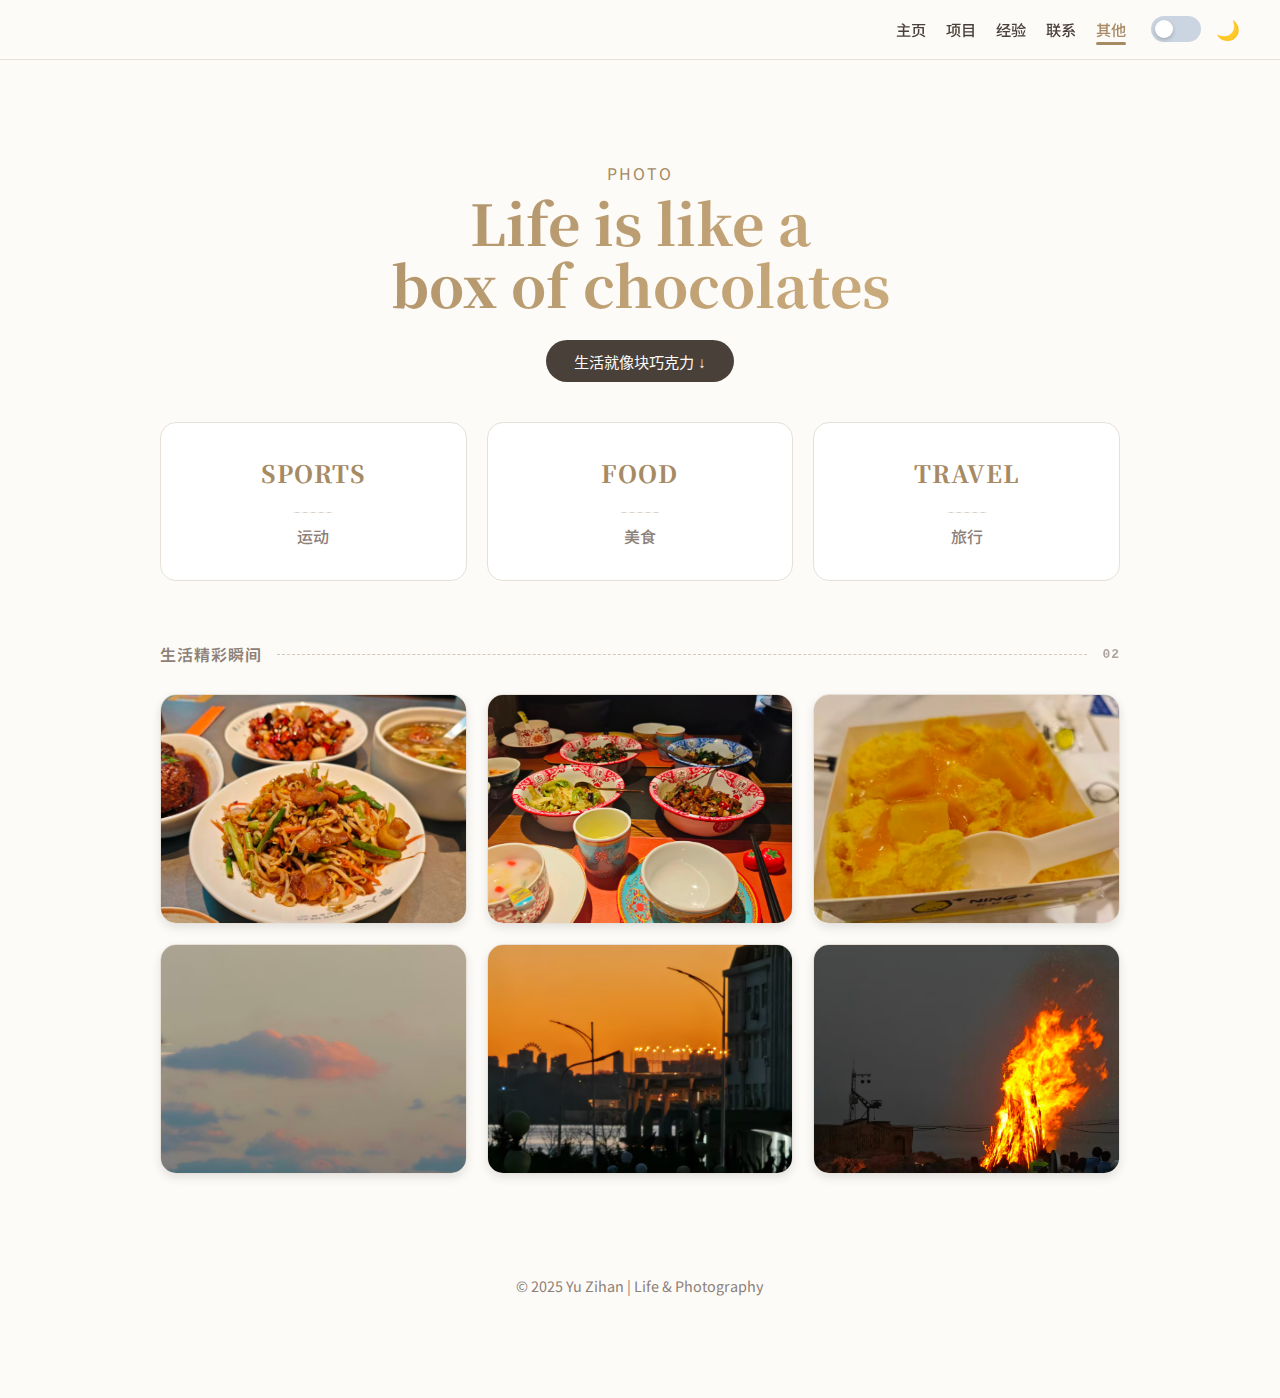
<file: others.html>
<!DOCTYPE html>
<html lang="zh-CN">
<head>
    <meta charset="UTF-8">
    <meta name="viewport" content="width=device-width, initial-scale=1.0">
    <title>生活瞬间 | Yu Zihan</title>
    <link rel="stylesheet" href="style.css">
</head>
<body>
    <nav>
        <div class="nav-right">
            <ul class="nav-links">
                <li><a href="index.html">主页</a></li>
                <li><a href="projects.html">项目</a></li>
                <li><a href="experience.html">经验</a></li>
                <li><a href="contact.html">联系</a></li>
                <li><a href="others.html" class="active">其他</a></li>
            </ul>
            <div class="theme-control-group">
                <label class="switch">
                    <input type="checkbox" id="themeToggleCheckbox">
                    <span class="slider"></span>
                </label>
                <span id="themeIcon" class="theme-icon-display">🌙</span>
            </div>
        </div>
    </nav>

    <div class="single-column-container" style="padding-top: 40px;">

        <section class="animate-box" style="text-align: center; padding: 60px 0 40px;">
            <p class="portfolio-tag">PHOTO</p>
            <h1 class="hero-title" style="font-size: 3.5rem; margin-bottom: 25px;">
                Life is like a<br>box of chocolates
            </h1>
            <button class="scroll-btn" onclick="scrollToPhotos()">生活就像块巧克力 ↓</button>
        </section>

        <div id="photo-content-area">
            
            <section class="category-grid animate-box">
                <div class="content-card category-card-text">
                    <span class="cat-en">SPORTS</span>
                    <div class="divider-dashed" style="width: 40px; margin: 10px 0;"></div>
                    <span class="cat-cn">运动</span>
                </div>
                <div class="content-card category-card-text">
                    <span class="cat-en">FOOD</span>
                    <div class="divider-dashed" style="width: 40px; margin: 10px 0;"></div>
                    <span class="cat-cn">美食</span>
                </div>
                <div class="content-card category-card-text">
                    <span class="cat-en">TRAVEL</span>
                    <div class="divider-dashed" style="width: 40px; margin: 10px 0;"></div>
                    <span class="cat-cn">旅行</span>
                </div>
            </section>

            <div class="section-header animate-box" style="margin-top: 60px;">
                <span class="title">生活精彩瞬间</span><span class="line"></span><span class="number">02</span>
            </div>

            <section class="photo-grid animate-box">
                <div class="photo-item"><img src="美食1.jpg" alt="美食1" class="photo-img"></div>
                <div class="photo-item"><img src="美食2.jpg" alt="美食2" class="photo-img"></div>
                <div class="photo-item"><img src="美食3.jpg" alt="美食3" class="photo-img"></div>
                
                <div class="photo-item"><img src="风景1.jpg" alt="风景1" class="photo-img"></div>
                <div class="photo-item"><img src="风景2.jpg" alt="风景2" class="photo-img"></div>
                <div class="photo-item"><img src="风景3.jpg" alt="风景3" class="photo-img"></div>
            </section>

            <footer style="margin-top: 60px; text-align: center; color: var(--text-light);">
                <p>© 2025 Yu Zihan | Life & Photography</p>
            </footer>

        </div>
    </div>

    <script src="script.js"></script>
    <script>
        function scrollToPhotos() {
            const area = document.getElementById('photo-content-area');
            const yOffset = -80; 
            const y = area.getBoundingClientRect().top + window.pageYOffset + yOffset;
            window.scrollTo({top: y, behavior: 'smooth'});
        }
    </script>
</body>
</html>
</file>
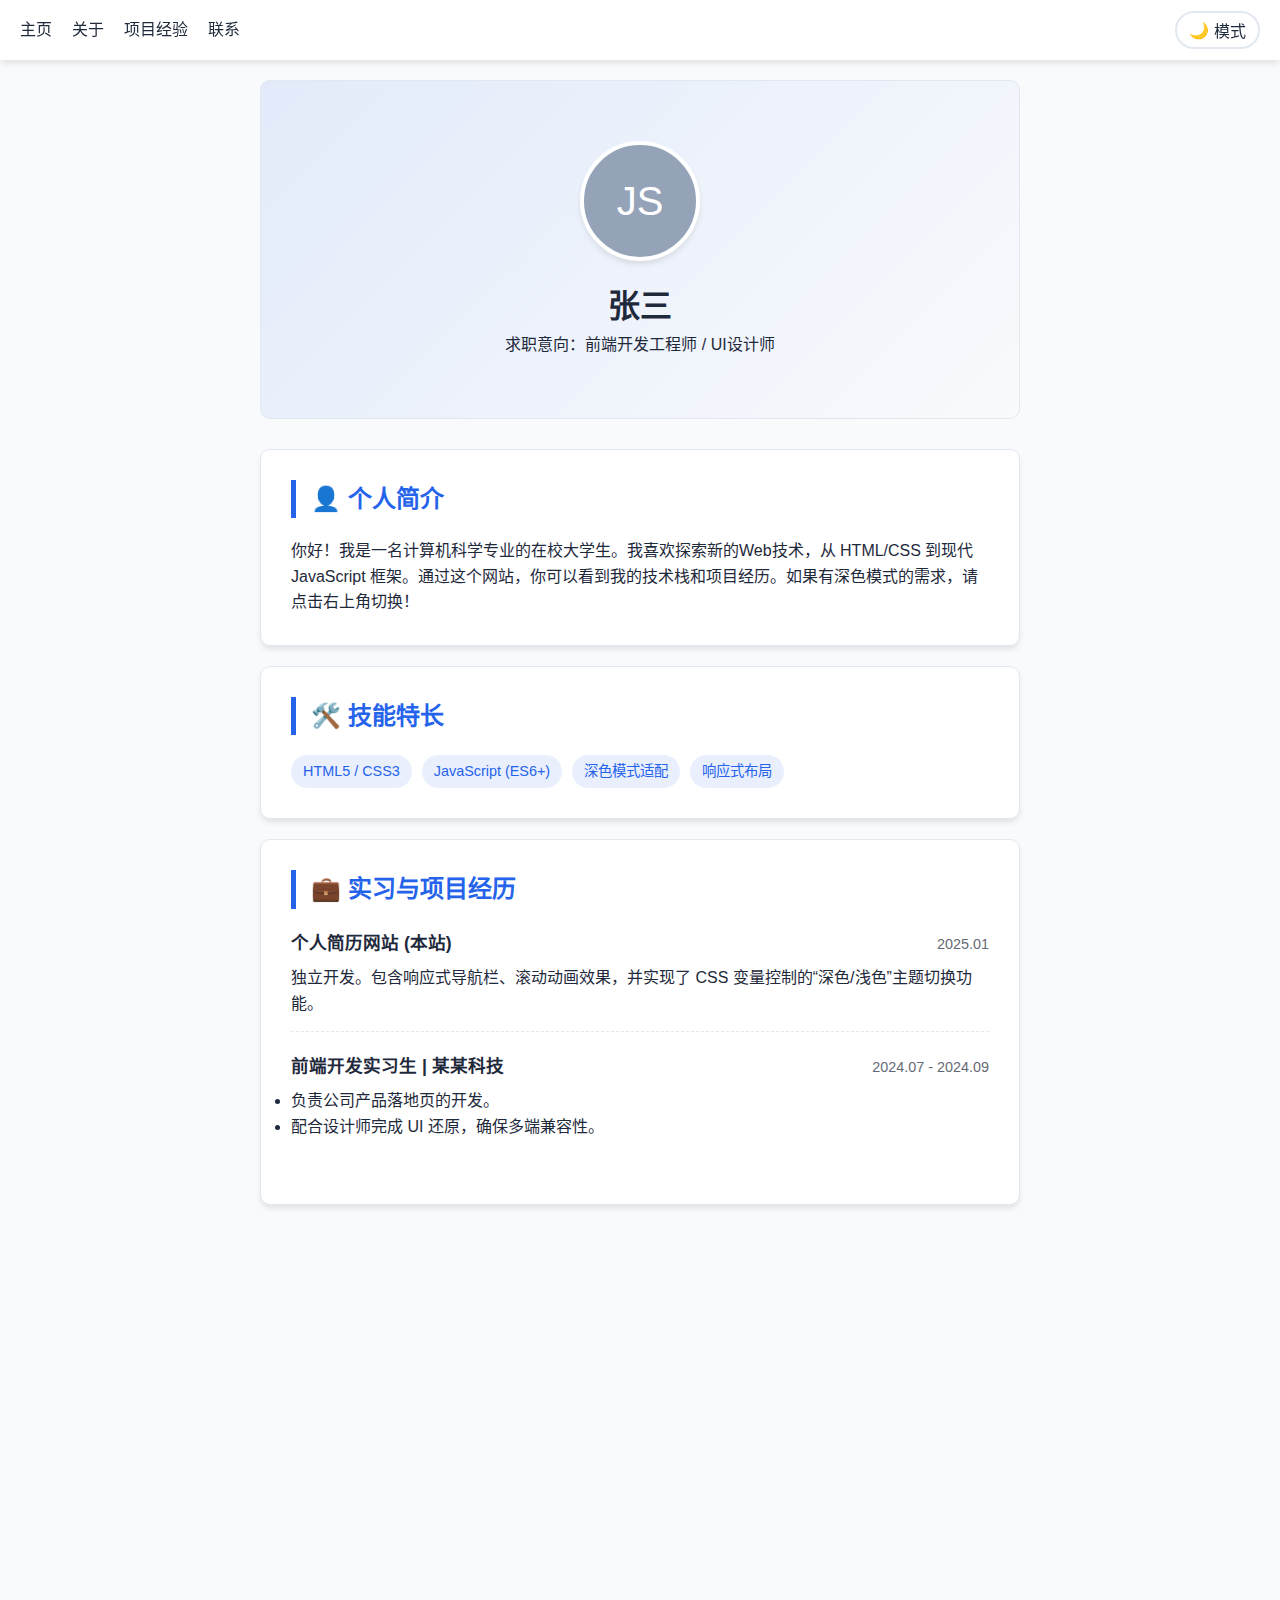
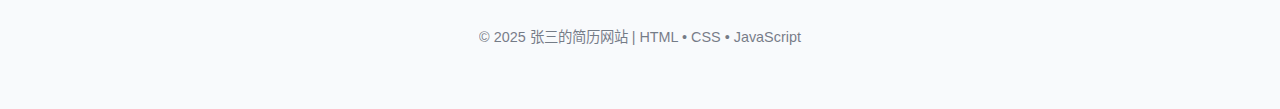
<file: resume.html>
<!DOCTYPE html>
<html lang="zh-CN">
<head>
    <meta charset="UTF-8">
    <meta name="viewport" content="width=device-width, initial-scale=1.0">
    <title>个人简历 | 张三的展示页</title>
    <style>
        /* --- 1. CSS 变量定义 (主题管理) --- */
        :root {
            /* 浅色模式（默认）变量 */
            --primary-color: #2563eb;
            --bg-color: #f8fafc;
            --text-color: #1e293b;
            --card-bg: #ffffff;
            --nav-bg: rgba(255, 255, 255, 0.9);
            --border-color: #e2e8f0;
            --shadow: 0 4px 6px -1px rgba(0, 0, 0, 0.1);
        }

        /* 深色模式变量覆盖 */
        body.dark-mode {
            --primary-color: #60a5fa; /* 深色模式下蓝色调亮一点 */
            --bg-color: #0f172a;      /* 深蓝黑色背景 */
            --text-color: #e2e8f0;    /* 浅灰文字 */
            --card-bg: #1e293b;       /* 深色卡片 */
            --nav-bg: rgba(30, 41, 59, 0.9);
            --border-color: #334155;
            --shadow: 0 4px 6px -1px rgba(0, 0, 0, 0.5);
        }

        * { margin: 0; padding: 0; box-sizing: border-box; }
        
        body {
            font-family: 'Segoe UI', 'Microsoft YaHei', sans-serif;
            background-color: var(--bg-color);
            color: var(--text-color);
            line-height: 1.6;
            transition: background-color 0.3s, color 0.3s; /* 主题切换时的平滑过渡 */
            padding-top: 60px; /* 给固定导航栏留出空间 */
        }

        /* --- 2. 顶部导航栏样式 --- */
        nav {
            position: fixed; /* 固定在顶部 */
            top: 0;
            left: 0;
            width: 100%;
            height: 60px;
            background-color: var(--nav-bg);
            backdrop-filter: blur(10px); /* 磨砂玻璃效果 */
            box-shadow: var(--shadow);
            display: flex;
            justify-content: space-between;
            align-items: center;
            padding: 0 20px;
            z-index: 1000;
            transition: background-color 0.3s;
        }

        .nav-links {
            list-style: none;
            display: flex;
            gap: 20px;
        }

        .nav-links a {
            text-decoration: none;
            color: var(--text-color);
            font-weight: 500;
            font-size: 1rem;
            transition: color 0.3s;
        }

        .nav-links a:hover {
            color: var(--primary-color);
        }

        /* 深色模式切换按钮 */
        .theme-toggle-btn {
            background: none;
            border: 2px solid var(--border-color);
            color: var(--text-color);
            padding: 5px 12px;
            border-radius: 20px;
            cursor: pointer;
            font-size: 1rem;
            display: flex;
            align-items: center;
            gap: 5px;
            transition: all 0.3s;
        }

        .theme-toggle-btn:hover {
            border-color: var(--primary-color);
            color: var(--primary-color);
        }

        /* --- 3. 页面主体布局 --- */
        .container {
            max-width: 800px;
            margin: 20px auto;
            padding: 0 20px;
        }

        header {
            text-align: center;
            padding: 60px 0;
            /* 这里的背景使用了半透明渐变，为了适应深色模式 */
            background: linear-gradient(135deg, rgba(37, 99, 235, 0.1) 0%, rgba(255, 255, 255, 0) 100%);
            border-radius: 10px;
            margin-bottom: 30px;
            border: 1px solid var(--border-color);
        }

        .avatar {
            width: 120px;
            height: 120px;
            background-color: #94a3b8;
            border-radius: 50%;
            margin: 0 auto 20px;
            display: flex;
            align-items: center;
            justify-content: center;
            font-size: 40px;
            color: white;
            border: 4px solid var(--card-bg);
            box-shadow: var(--shadow);
        }

        /* --- 4. 卡片区域样式 --- */
        section {
            background: var(--card-bg);
            padding: 30px;
            margin-bottom: 20px;
            border-radius: 10px;
            box-shadow: var(--shadow);
            border: 1px solid var(--border-color); /* 增加边框让深色模式更有层次 */
            
            /* 滚动动画初始状态 */
            opacity: 0;
            transform: translateY(20px);
            transition: opacity 0.6s ease-out, transform 0.6s ease-out, background-color 0.3s;
        }

        section.visible {
            opacity: 1;
            transform: translateY(0);
        }

        /* 锚点定位修正 (防止点击导航跳转后标题被导航栏遮挡) */
        section[id] {
            scroll-margin-top: 80px;
        }

        h2 {
            border-left: 5px solid var(--primary-color);
            padding-left: 15px;
            margin-bottom: 20px;
            color: var(--primary-color);
        }

        .item {
            margin-bottom: 20px;
            border-bottom: 1px dashed var(--border-color);
            padding-bottom: 15px;
        }
        .item:last-child { border-bottom: none; }
        
        .item-header {
            display: flex;
            justify-content: space-between;
            align-items: baseline;
            flex-wrap: wrap; /* 手机端自动换行 */
            margin-bottom: 8px;
        }
        
        .item-title { font-weight: bold; font-size: 1.1rem; }
        .item-date { color: var(--text-color); opacity: 0.7; font-size: 0.9rem; }

        .skills { display: flex; flex-wrap: wrap; gap: 10px; }
        .skill-tag {
            background-color: rgba(37, 99, 235, 0.1);
            color: var(--primary-color);
            padding: 5px 12px;
            border-radius: 20px;
            font-size: 0.9rem;
            font-weight: 500;
        }

        footer {
            text-align: center;
            padding: 40px 0;
            color: var(--text-color);
            opacity: 0.6;
            font-size: 0.9rem;
        }
    </style>
</head>
<body>

    <nav>
        <ul class="nav-links">
            <li><a href="#home">主页</a></li>
            <li><a href="#about">关于</a></li>
            <li><a href="#projects">项目经验</a></li>
            <li><a href="#contact">联系</a></li>
        </ul>
        <button class="theme-toggle-btn" id="themeToggle">
            <span>🌙</span> 模式
        </button>
    </nav>

    <div class="container">
        <header id="home">
            <div class="avatar">JS</div>
            <h1>张三</h1>
            <p class="tagline">求职意向：前端开发工程师 / UI设计师</p>
        </header>

        <section id="about" class="animate-on-scroll">
            <h2>👤 个人简介</h2>
            <p>你好！我是一名计算机科学专业的在校大学生。我喜欢探索新的Web技术，从 HTML/CSS 到现代 JavaScript 框架。通过这个网站，你可以看到我的技术栈和项目经历。如果有深色模式的需求，请点击右上角切换！</p>
        </section>

        <section class="animate-on-scroll">
            <h2>🛠️ 技能特长</h2>
            <div class="skills">
                <span class="skill-tag">HTML5 / CSS3</span>
                <span class="skill-tag">JavaScript (ES6+)</span>
                <span class="skill-tag">深色模式适配</span>
                <span class="skill-tag">响应式布局</span>
            </div>
        </section>

        <section id="projects" class="animate-on-scroll">
            <h2>💼 实习与项目经历</h2>
            
            <div class="item">
                <div class="item-header">
                    <span class="item-title">个人简历网站 (本站)</span>
                    <span class="item-date">2025.01</span>
                </div>
                <p>独立开发。包含响应式导航栏、滚动动画效果，并实现了 CSS 变量控制的“深色/浅色”主题切换功能。</p>
            </div>

            <div class="item">
                <div class="item-header">
                    <span class="item-title">前端开发实习生 | 某某科技</span>
                    <span class="item-date">2024.07 - 2024.09</span>
                </div>
                <ul>
                    <li>负责公司产品落地页的开发。</li>
                    <li>配合设计师完成 UI 还原，确保多端兼容性。</li>
                </ul>
            </div>
        </section>

        <section id="contact" class="animate-on-scroll">
            <h2>📧 联系与附件</h2>
            <div class="item">
                <div class="item-header">
                    <span class="item-title">联系方式</span>
                </div>
                <p>邮箱: zhangsan@example.com</p>
                <p>微信: wxid_zhangsan123</p>
            </div>
            <div class="item">
                <div class="item-header">
                    <span class="item-title">其他</span>
                </div>
                <p>欢迎下载我的 PDF 版简历，或扫描二维码访问我的 GitHub 主页。</p>
            </div>
        </section>

        <footer>
            <p>© 2025 张三的简历网站 | HTML • CSS • JavaScript</p>
        </footer>
    </div>

    <script>
        // --- 1. 滚动动画逻辑 ---
        document.addEventListener('DOMContentLoaded', function() {
            const sections = document.querySelectorAll('.animate-on-scroll');
            const observer = new IntersectionObserver((entries) => {
                entries.forEach(entry => {
                    if (entry.isIntersecting) {
                        entry.target.classList.add('visible');
                    }
                });
            }, { threshold: 0.1 });
            sections.forEach(section => observer.observe(section));

            // --- 2. 深色模式切换逻辑 ---
            const toggleBtn = document.getElementById('themeToggle');
            const body = document.body;
            const iconSpan = toggleBtn.querySelector('span');

            // 检查是否有保存的偏好
            const savedTheme = localStorage.getItem('theme');
            if (savedTheme === 'dark') {
                body.classList.add('dark-mode');
                iconSpan.textContent = '☀️';
            }

            toggleBtn.addEventListener('click', () => {
                body.classList.toggle('dark-mode');
                
                // 判断当前是否是深色模式，切换图标并保存状态
                if (body.classList.contains('dark-mode')) {
                    iconSpan.textContent = '☀️'; // 变成太阳图标
                    localStorage.setItem('theme', 'dark'); // 保存到浏览器缓存
                } else {
                    iconSpan.textContent = '🌙'; // 变成月亮图标
                    localStorage.setItem('theme', 'light');
                }
            });
        });
    </script>
</body>
</html>
</file>
<file: style.css>
/* =========================================
   1. 全局设置 & 变量定义 (新配色：米咖色/杂志风)
   ========================================= */
/* 引入新字体：Noto Serif (衬线体-用于标题) 和 Noto Sans (无衬线-用于正文) */
@import url('https://fonts.googleapis.com/css2?family=Noto+Serif+SC:wght@500;700&family=Noto+Sans+SC:wght@400;500&family=Dancing+Script:wght@600&display=swap');

:root {
    /* --- 浅色模式 (日间：米白+咖啡色) --- */
    --primary-color: #a68a64;       /* 主色调：浅咖色/卡其色 */
    --secondary-color: #c0a080;     /* 辅色调：拿铁色 */
    
    --bg-color: #fdfbf7;            /* 背景：米纸色 (比纯白更护眼) */
    --card-bg: #ffffff;             /* 卡片：纯白 */
    --nav-bg: rgba(253, 251, 247, 0.9); /* 导航栏：米色半透明 */
    
    --text-color: #4a403a;          /* 文字：深褐灰色 (不要纯黑) */
    --text-light: #8c8077;          /* 浅色文字：灰咖色 */
    
    --border-color: #e6e0d8;        /* 边框：浅米灰 */
    --dashed-line: #d1c7bc;         /* 虚线：深米灰 */
    
    /* 渐变色：更加柔和的棕色渐变 */
    --accent-gradient: linear-gradient(135deg, #a68a64, #d4b483);
}

body.dark-mode {
    /* --- 深色模式 (夜间：黑巧+金棕色) --- */
    --primary-color: #d4b483;       /* 主色调：金棕色 */
    --secondary-color: #e6c9a3;     
    
    --bg-color: #2c2420;            /* 背景：深黑巧色 */
    --card-bg: #382e29;             /* 卡片：浅黑巧 */
    --nav-bg: rgba(44, 36, 32, 0.9);
    
    --text-color: #e8e0d5;          /* 文字：米白 */
    --text-light: #aca095;
    
    --border-color: #4a3e36;
    --dashed-line: #5c4f45;
}

* { margin: 0; padding: 0; box-sizing: border-box; }

body {
    /* 核心字体修改：正文用无衬线，标题用衬线 */
    font-family: 'Noto Sans SC', system-ui, -apple-system, sans-serif;
    background-color: var(--bg-color);
    color: var(--text-color);
    transition: background-color 0.4s ease, color 0.3s ease;
    padding-top: 60px;
    overflow-x: hidden;
    line-height: 1.7; /* 增加行高，阅读更舒适 */
}

/* --- 特殊字体设置 (让标题更优雅) --- */
h1, h2, h3, .hero-title, .detail-title, .cat-en {
    font-family: 'Noto Serif SC', 'Times New Roman', serif; /* 标题使用衬线体 */
    font-weight: 700;
}

/* 保持手写字体不变 */
.story-card p { 
    font-family: 'Dancing Script', cursive; 
}

/* =========================================
   2. 导航栏 (Navigation)
   ========================================= */
nav {
    position: fixed; top: 0; left: 0; width: 100%; height: 60px;
    background-color: var(--nav-bg);
    backdrop-filter: blur(10px); /* 磨砂玻璃效果 */
    display: flex; justify-content: flex-end; align-items: center;
    padding: 0 40px; z-index: 1000;
    border-bottom: 1px solid var(--border-color);
}

.nav-right { display: flex; align-items: center; gap: 25px; }
.nav-links { list-style: none; display: flex; gap: 20px; }

/* 导航链接下划线动画 */
.nav-links a {
    position: relative;
    text-decoration: none;
    color: var(--text-color);
    font-weight: 500;
    font-size: 0.95rem;
    padding-bottom: 5px;
    transition: color 0.3s;
}

.nav-links a::after {
    content: ''; position: absolute; left: 0; bottom: 0;
    width: 0; height: 3px; 
    background-color: var(--primary-color);
    border-radius: 2px; 
    transition: width 0.3s ease;
}

.nav-links a:hover::after, 
.nav-links a.active::after { width: 100%; }

.nav-links a:hover, 
.nav-links a.active { color: var(--primary-color); }

/* --- 深色模式开关组件 --- */
.theme-control-group { display: flex; align-items: center; gap: 10px; }

.switch { position: relative; display: inline-block; width: 50px; height: 26px; margin-right: 5px; }
.switch input { opacity: 0; width: 0; height: 0; position: absolute; }

.slider {
    position: absolute; cursor: pointer;
    top: 0; left: 0; right: 0; bottom: 0;
    background-color: #cbd5e1; 
    transition: .4s; border-radius: 34px;
}

.slider:before {
    position: absolute; content: ""; 
    height: 18px; width: 18px;
    left: 4px; bottom: 4px; 
    background-color: white;
    transition: .4s; border-radius: 50%;
    box-shadow: 0 2px 4px rgba(0,0,0,0.2);
}

input:checked + .slider { background-color: var(--primary-color); }
input:checked + .slider:before { transform: translateX(24px); }

/* 右侧图标旋转动画 */
.theme-icon-display { 
    font-size: 1.2rem; width: 24px; text-align: center; 
    transition: transform 0.5s; cursor: default; 
}
body.dark-mode .theme-icon-display { transform: rotate(360deg); }


/* =========================================
   3. 核心布局结构 (Layout)
   ========================================= */
/* 双栏布局容器 (主页、项目、经验、联系) */
/* --- style.css 修改：布局容器 --- */
.layout-container {
    max-width: 1100px; 
    margin: 0 auto; 
    padding: 0 20px 60px;
    
    display: flex; 
    gap: 50px; 
    
    /* ★ 必须改为 flex-start (顶部对齐) */
    /* 这样我们才能用 margin 手动控制它的位置 */
    align-items: flex-start; 
}

/* 单栏居中容器 (其他/生活页面) */
.single-column-container {
    max-width: 1000px; margin: 0 auto; padding: 0 20px 60px;
}

/* --- style.css 修改：侧边栏与独立卡片布局 --- */

/* 1. 侧边栏容器 (Sticky Column) */
/* --- style.css 修改：侧边栏 (取消悬浮，随页面滚动) --- */

/* --- style.css 修改：侧边栏 --- */
.sidebar {
    width: 280px; 
    flex-shrink: 0;
    
    position: relative; /* 保持相对定位，不悬浮 */
    
    /* ★ 核心修改：手动设置垂直居中位置 */
    /* 这里的 35vh 意味着让卡片顶部距离屏幕顶端大约 1/3 的位置 */
    /* 你可以调整这个数字：数值越大，卡片越靠下 */
    margin-top: 15vh; 
    
    display: flex;
    flex-direction: column;
    gap: 20px; 
}

/* 手机端适配：取消这个巨大的上边距 */
@media (max-width: 768px) {
    .sidebar {
        width: 100%;
        margin-top: 0; /* 手机上不要留白，直接顶头显示 */
        margin-bottom: 40px;
    }
}

/* 2. 新的通用侧边栏卡片样式 */
.sidebar-card {
    background: var(--card-bg);
    border-radius: 20px;
    padding: 25px 20px;
    text-align: center;
    border: 1px solid var(--border-color);
    box-shadow: 0 5px 15px rgba(0, 0, 0, 0.05);
    transition: transform 0.3s, box-shadow 0.3s;
}

.sidebar-card:hover {
    transform: translateY(-3px);
    box-shadow: 0 10px 25px rgba(0, 0, 0, 0.08);
    border-color: var(--primary-color);
}

/* 3. 卡片内部元素微调 */

/* 头像 */
.avatar {
    width: 80px; height: 80px; /*稍微改小一点点，更精致*/
    border-radius: 50%;
    object-fit: cover;
    margin: 0 auto 15px;
    box-shadow: 0 6px 15px rgba(166, 138, 100, 0.3);
    display: block;
}

/* 名字与签名 */
.sidebar-card h3 { 
    font-size: 1.3rem; margin-bottom: 8px; font-family: 'Noto Serif SC', serif; 
}
.signature { 
    font-size: 0.85rem; color: var(--text-light); font-style: italic; 
}

/* 音乐播放器 */
.music-player { 
    width: 100%; height: 32px; border-radius: 16px; 
    /* 调整播放器颜色以适应浅色主题 */
    filter: sepia(20%) opacity(0.9);
}

/* 信息行 (卡片3) */
.info-row {
    display: flex;
    align-items: center;
    justify-content: flex-start; /* 左对齐 */
    gap: 12px;
    margin-bottom: 10px;
    font-size: 0.9rem;
    color: var(--text-light);
    padding: 0 10px; /* 稍微往里缩一点 */
}
.info-row:last-child { margin-bottom: 0; }
.info-row span:first-child { font-size: 1.1rem; } /* 图标稍微大点 */


/* 4. 确保右侧内容居中且自适应 */
.layout-container {
    max-width: 1100px; 
    margin: 0 auto; 
    padding: 0 20px 60px;
    
    display: flex; 
    gap: 50px; /* 侧边栏和内容的间距 */
    align-items: flex-start; /* 顶部对齐 */
}

.content-area {
    flex: 1; /* 占满剩余空间 */
    min-width: 0; /* 防止内容溢出 */
}

/* 移动端适配：侧边栏卡片改为横向排列或堆叠 */
@media (max-width: 768px) {
    .sidebar {
        width: 100%;
        position: relative; 
        top: 0;
        flex-direction: column; /* 手机上依然竖排，或者可以改成 row 横排 */
        margin-bottom: 40px;
    }
    
    /* 如果想在手机上把三个卡片横着排，可以用这个 (可选) */
    /*
    .sidebar {
        flex-direction: row;
        overflow-x: auto;
        padding-bottom: 10px;
    }
    .sidebar-card {
        min-width: 200px;
    }
    */
}

/* --- style.css 修改后的头像样式 --- */

.avatar {
    width: 90px;
    height: 90px;
    border-radius: 50%; /* 保持圆形 */
    object-fit: cover;  /* 关键：保证图片不变形地填满圆形区域 */
    margin: 0 auto 15px; /* 保持居中和下边距 */
    box-shadow: 0 6px 15px rgba(37, 99, 235, 0.2); /* 保持阴影 */
    display: block; /* 图片默认是行内元素，设为块级更好控制 */
    
    /* 可选：如果你想给头像加一个细边框，可以取消下面这行的注释 */
    border: 3px solid var(--card-bg);
}

.profile-card h3 { font-size: 1.4rem; margin-bottom: 5px; }
.signature { font-size: 0.85rem; color: var(--text-light); font-style: italic; }

.divider-dashed {
    height: 1px;
    background-image: linear-gradient(to right, transparent 0%, var(--dashed-line) 50%, transparent 100%);
    background-size: 8px 1px; background-repeat: repeat-x; margin: 15px 0;
}

.music-label { font-size: 0.85rem; color: var(--text-light); margin-bottom: 8px; text-align: left; }
.music-player { width: 100%; height: 32px; border-radius: 16px; }
.card-bottom p { font-size: 0.9rem; color: var(--text-light); margin-bottom: 6px; }

/* 右侧内容区域 */
.content-area { flex: 1; min-width: 0; }

/* Hero Section (大字欢迎区) */
.hero-section {
    min-height: 90vh;
    height: calc(100vh - 60px); /* 占满一屏 */
    display: flex; flex-direction: column; justify-content: center; align-items: flex-start;

}

.hero-title {
    font-size: 4rem; font-weight: 800; line-height: 1.1; margin-bottom: 20px;
    background: var(--accent-gradient); -webkit-background-clip: text; color: transparent;
}
.hero-subtitle { font-size: 1.3rem; color: var(--text-light); margin-bottom: 35px; }

.portfolio-tag {
    font-size: 1rem; font-weight: 400; letter-spacing: 2px;
    color: var(--primary-color); margin-bottom: 5px; text-transform: uppercase;
}

/* 滚动按钮 (反色效果) */
.scroll-btn {
    padding: 10px 28px; font-size: 0.95rem;
    background: var(--text-color); /* 背景=文字色 */
    color: var(--bg-color);        /* 文字=背景色 */
    border: none; border-radius: 50px; 
    cursor: pointer; transition: transform 0.2s; 
    font-weight: 500; text-decoration: none; display: inline-block;
}
.scroll-btn:hover { transform: translateY(3px); }


/* =========================================
   4. 通用内容组件 (Cards & Grids)
   ========================================= */
/* 章节标题 */
.section-header {
    display: flex; align-items: center; margin: 50px 0 25px;
    color: var(--text-light); font-weight: 600; letter-spacing: 1px;
}
.section-header .title { margin-right: 15px; white-space: nowrap; }
.section-header .line { flex: 1; border-bottom: 1px dashed var(--dashed-line); margin-right: 15px; }
.section-header .number { font-family: monospace; opacity: 0.7; }

/* 通用内容卡片 */
.content-card {
    background: var(--card-bg); border-radius: 16px;
    border: 1px solid var(--border-color); padding: 25px;
    transition: transform 0.3s, box-shadow 0.3s;
}
.content-card:hover { 
    transform: translateY(-3px); 
    box-shadow: 0 10px 20px -5px rgba(0, 0, 0, 0.05); 
}

/* 动画类 */
.animate-box { opacity: 0; transform: translateY(20px); transition: all 0.6s ease-out; }
.animate-box.visible { opacity: 1; transform: translateY(0); }

/* --- 首页特定组件 --- */
.stats-grid { display: grid; grid-template-columns: repeat(3, 1fr); gap: 20px; }
.stat-card { text-align: center; padding: 15px; }
.stat-top { font-size: 0.9rem; color: var(--text-light); font-weight: 500; }
.stat-num { font-size: 2rem; font-weight: 700; color: var(--primary-color); }

.story-card p { 
    font-family: 'Dancing Script', cursive; font-size: 1.6rem; 
    line-height: 1.6; color: var(--text-color); text-align: center; 
}

.video-container { width: 100%; border-radius: 16px; overflow: hidden; border: 1px solid var(--border-color); }
.video-player { width: 100%; display: block; }

.skills-grid { display: grid; grid-template-columns: repeat(4, 1fr); gap: 15px; }
.skill-card { padding: 20px 15px; }
.skill-icon { font-size: 1.8rem; display: block; margin-bottom: 10px; }
.skill-title { font-size: 1rem; font-weight: 700; margin-bottom: 5px; }
.skill-details { font-size: 0.75rem; color: var(--text-light); line-height: 1.4; }

.salary-grid { display: grid; grid-template-columns: repeat(2, 1fr); gap: 20px; }
.salary-card { display: flex; flex-direction: column; min-height: 180px; }
.salary-top { text-align: center; padding-bottom: 5px; }
.salary-bottom { flex: 1; display: flex; align-items: center; justify-content: center; }
.salary-range { font-size: 1.4rem; font-weight: 700; color: var(--secondary-color); }

.teacher-card { text-align: center; padding: 40px; }
.teacher-img {
    width: 120px; height: 120px; border-radius: 50%; object-fit: cover;
    border: 4px solid var(--bg-color); box-shadow: 0 8px 20px rgba(0,0,0,0.1); margin-bottom: 20px;
}
.teacher-quote { font-style: italic; color: var(--text-light); max-width: 80%; margin: 0 auto; line-height: 1.6; }

footer { text-align: center; padding: 40px 0; color: var(--text-light); font-size: 0.9rem; }


/* =========================================
   5. 项目页面 (Projects)
   ========================================= */
.project-gallery { display: grid; grid-template-columns: repeat(2, 1fr); gap: 25px; }

.project-item {
    position: relative; border-radius: 16px; overflow: hidden;
    cursor: pointer; box-shadow: 0 5px 15px rgba(0,0,0,0.1); border: 1px solid var(--border-color);
}
.project-thumb {
    width: 100%; height: 220px; object-fit: cover;
    display: block; transition: transform 0.4s ease;
}
.project-item:hover .project-thumb { transform: scale(1.08); }

.project-overlay {
    position: absolute; bottom: 0; left: 0; width: 100%; padding: 15px;
    background: rgba(0, 0, 0, 0.75); color: white;
    transform: translateY(100%); transition: transform 0.3s ease-in-out;
    text-align: center; font-size: 1rem; font-weight: 500;
}
.project-item:hover .project-overlay { transform: translateY(0); }

/* --- 项目详情页 (磨砂玻璃大卡片) --- */
.glass-detail-card {
    background: rgba(255, 255, 255, 0.85);
    backdrop-filter: blur(12px); border-radius: 20px; padding: 40px;
    border: 1px solid var(--border-color); box-shadow: 0 8px 32px rgba(0, 0, 0, 0.1);
}
body.dark-mode .glass-detail-card { background: rgba(30, 41, 59, 0.85); }

.detail-title { font-size: 2rem; font-weight: bold; margin-bottom: 20px; color: var(--text-color); }
.detail-media-container { margin-top: 30px; display: flex; flex-direction: column; gap: 20px; }
.detail-video { width: 100%; border-radius: 12px; box-shadow: 0 4px 12px rgba(0,0,0,0.1); }
.detail-img { width: 100%; border-radius: 12px; border: 1px solid var(--border-color); transition: transform 0.3s; }
.detail-img:hover { transform: scale(1.02); }


/* =========================================
   6. 经验页面 (Experience - Bento Grid)
   ========================================= */
/* 技能条网格 */
.skill-group-grid { display: grid; grid-template-columns: repeat(2, 1fr); gap: 25px; }

.skill-bar-item { margin-bottom: 15px; }
.skill-bar-item:last-child { margin-bottom: 0; }
.skill-info { display: flex; justify-content: space-between; font-size: 0.9rem; margin-bottom: 5px; font-weight: 600; }

.progress-track {
    width: 100%; height: 8px;
    background-color: #e2e8f0; border-radius: 4px; overflow: hidden;
}
.progress-fill {
    height: 100%; background: var(--accent-gradient);
    width: 0; /* JS动画控制 */
    border-radius: 4px; transition: width 1.5s cubic-bezier(0.22, 0.61, 0.36, 1);
}
.animate-box.visible .progress-fill { width: var(--w); }

/* 办公技能图标 */
.office-grid { display: grid; grid-template-columns: repeat(3, 1fr); gap: 20px; }
.office-item { display: flex; align-items: center; gap: 15px; padding: 20px; }
.office-icon {
    width: 40px; height: 40px; border-radius: 50%;
    background: rgba(37, 99, 235, 0.1); color: var(--primary-color);
    display: flex; align-items: center; justify-content: center;
    font-size: 1.2rem; flex-shrink: 0;
}

/* Bento Grid 经历卡片 */
.timeline-container {
    display: grid; grid-template-columns: repeat(2, 1fr); gap: 25px; padding: 20px 0;
}

.timeline-card {
    height: 100%; display: flex; flex-direction: column; justify-content: flex-start;
    background: var(--card-bg); border-radius: 20px; padding: 30px;
    border: 1px solid var(--border-color); box-shadow: 0 5px 15px rgba(0,0,0,0.05);
    transition: all 0.3s ease; position: relative; overflow: hidden;
}
.timeline-card:hover {
    transform: translateY(-5px);
    box-shadow: 0 15px 30px rgba(0,0,0,0.1); border-color: var(--primary-color);
}
.timeline-card::before {
    content: ''; position: absolute; top: -50px; right: -50px;
    width: 100px; height: 100px; background: var(--accent-gradient);
    opacity: 0.05; border-radius: 50%; transition: transform 0.5s;
}
.timeline-card:hover::before { transform: scale(1.5); }

.time-badge {
    display: inline-block; background: rgba(37, 99, 235, 0.1); color: var(--primary-color);
    padding: 6px 14px; border-radius: 30px; font-size: 0.85rem; font-weight: 700;
    margin-bottom: 15px; width: fit-content;
}
.timeline-card h3 { font-size: 1.3rem; margin-bottom: 5px; color: var(--text-color); }
.org-name { font-size: 0.95rem; color: var(--text-light); margin-bottom: 15px; font-weight: 500; }
.timeline-desc { font-size: 0.95rem; line-height: 1.7; color: var(--text-color); opacity: 0.9; flex-grow: 1; }


/* =========================================
   7. 联系页面 (Contact)
   ========================================= */
.contact-info-grid { display: grid; grid-template-columns: repeat(2, 1fr); gap: 25px; margin-bottom: 40px; }
.contact-item { display: flex; align-items: center; gap: 15px; margin-bottom: 12px; font-size: 0.95rem; }
.contact-item:last-child { margin-bottom: 0; }
.contact-icon { color: var(--primary-color); font-size: 1.2rem; width: 24px; text-align: center; }

.contact-form-card {
    background: var(--card-bg); border-radius: 20px; padding: 30px;
    border: 1px solid var(--border-color); box-shadow: 0 5px 15px rgba(0,0,0,0.05);
}
.form-group { margin-bottom: 20px; }

.form-input, .form-textarea {
    width: 100%; padding: 15px; background-color: var(--bg-color);
    border: 1px solid var(--border-color); border-radius: 12px;
    font-family: inherit; font-size: 1rem; color: var(--text-color);
    transition: all 0.3s; outline: none;
}
.form-input:focus, .form-textarea:focus {
    border-color: var(--primary-color); box-shadow: 0 0 0 3px rgba(37, 99, 235, 0.1);
    background-color: var(--card-bg);
}
.form-textarea { resize: vertical; min-height: 150px; }

.submit-btn {
    width: 100%; padding: 15px; background: var(--accent-gradient);
    color: white; border: none; border-radius: 12px;
    font-size: 1rem; font-weight: bold; cursor: pointer;
    transition: transform 0.2s, box-shadow 0.2s;
}
.submit-btn:hover { transform: translateY(-2px); box-shadow: 0 5px 15px rgba(37, 99, 235, 0.3); }


/* =========================================
   8. 其他/生活页面 (Others)
   ========================================= */
.hero-big-card {
    /* 如需保留卡片风格可启用，目前使用纯文字风格 */
    background: var(--card-bg); border-radius: 24px; padding: 60px 20px;
    text-align: center; border: 1px solid var(--border-color);
    box-shadow: 0 10px 30px -10px rgba(0, 0, 0, 0.1); margin-bottom: 50px;
}

.category-grid { display: grid; grid-template-columns: repeat(3, 1fr); gap: 20px; }
.category-card-text {
    display: flex; flex-direction: column; align-items: center; justify-content: center;
    padding: 30px 10px; cursor: default; transition: transform 0.3s, border-color 0.3s;
}
.category-card-text:hover { transform: translateY(-5px); border-color: var(--primary-color); }

.cat-en {
    font-size: 1.5rem; font-weight: 800; color: var(--primary-color);
    margin-bottom: 8px; text-transform: uppercase; letter-spacing: 1px;
}
.cat-cn { font-size: 1rem; color: var(--text-light); font-weight: 500; }

.photo-grid { display: grid; grid-template-columns: repeat(3, 1fr); gap: 20px; }
.photo-item {
    position: relative; border-radius: 16px; overflow: hidden;
    aspect-ratio: 4/3; box-shadow: 0 4px 10px rgba(0,0,0,0.1);
    border: 1px solid var(--border-color);
}
.photo-img { width: 100%; height: 100%; object-fit: cover; transition: transform 0.5s ease; }
.photo-item:hover .photo-img { transform: scale(1.1); }


/* =========================================
   9. 移动端适配 (Responsive)
   ========================================= */
@media (max-width: 768px) {
    .layout-container { flex-direction: column; align-items: center; }
    .sidebar { width: 100%; position: relative; margin-top: 0; top: 0; order: 2; }
    .content-area { order: 1; text-align: center; }
    .hero-section { align-items: center; }
    
    /* 强制网格变单列 */
    .stats-grid, .skills-grid, .salary-grid, 
    .project-gallery, .skill-group-grid, 
    .office-grid, .timeline-container, 
    .contact-info-grid, .category-grid, .photo-grid { 
        grid-template-columns: 1fr; 
    }
}
/* --- style.css 新增：背景律动画布 --- */
/* --- style.css 修改：脊柱律动条 (竖线+双向延申) --- */
/* --- style.css 修改 --- */
#rhythm-canvas {
    position: fixed;
    top: 0;
    
    /* ★ 改动 1：从 right 改为 left，并设置距离 */
    left: 40px; 
    right: auto; /* 清除右侧定位 */
    
    /* ★ 改动 2：加宽画布，这样折线才能甩得更开 */
    width: 300px; 
    height: 100%;
    
    z-index: -1;
    pointer-events: none;
    opacity: 0.8;
}
/* --- style.css 修改：开幕转场 (浅色版) --- */

#intro-curtain {
    position: fixed;
    top: 0;
    left: 0;
    width: 100%;
    height: 100vh;
    z-index: 9999;
    
    /* ★ 修改点：改为使用背景色变量 (即浅色) */
    /* 这样一开始就是米色背景，深色文字 */
    background-color: var(--bg-color); 
    color: var(--text-color);
    
    display: flex;
    justify-content: center;
    align-items: center;
    text-align: center;
    
    /* 动画过渡 */
    transition: all 1.2s cubic-bezier(0.77, 0, 0.175, 1);
    
    /* 初始底部是平的 */
    border-radius: 0;
    overflow: hidden;

    /* ★ 建议：加一个阴影 */
    /* 因为背景和网页内容都是浅色，加个阴影能让向上拉起时更有层次感 */
    box-shadow: 0 10px 30px rgba(0,0,0,0.1); 
}

/* 深色模式适配 */
/* --- style.css 修复：开幕转场 (强制保持浅色) --- */

#intro-curtain {
    position: fixed;
    top: 0; left: 0; width: 100%; height: 100vh;
    z-index: 9999;
    
    /* ★ 核心修复：使用 !important 强制锁定为浅色背景 */
    /* 无论 body 是深是浅，这里永远是米色背景 + 深色文字 */
    background-color: #fdfbf7 !important; 
    color: #4a403a !important;
    
    display: flex; justify-content: center; align-items: center; text-align: center;
    transition: all 1.2s cubic-bezier(0.77, 0, 0.175, 1);
    
    /* 阴影 */
    box-shadow: 0 10px 30px rgba(0,0,0,0.1); 
    
    border-radius: 0; overflow: hidden;
}

/* --- style.css 修改：开幕转场 (带背景滚动文字版) --- */

#intro-curtain {
    position: fixed;
    top: 0; left: 0; width: 100%; height: 100vh;
    z-index: 9999;
    /* 强制浅色背景 */
    background-color: #fdfbf7 !important; 
    color: #4a403a !important;
    /* 注意：这里去掉了 justify-content 和 align-items，改用内部元素定位 */
    display: block; 
    transition: all 1.2s cubic-bezier(0.77, 0, 0.175, 1);
    box-shadow: 0 10px 30px rgba(0,0,0,0.1); 
    border-radius: 0; overflow: hidden;
}

/* === 核心修改 1：提升主要内容的层级 === */
.curtain-content {
    position: absolute; /* 绝对定位，居中 */
    top: 50%; left: 50%;
    transform: translate(-50%, -50%);
    z-index: 10; /* 关键：层级比背景文字高 */
    
    display: flex;
    flex-direction: column;
    align-items: center;
    justify-content: center;
    transition: opacity 0.5s ease, transform 0.5s ease;
}

/* === 核心修改 2：背景滚动文字层样式 === */
.marquee-background {
    position: absolute;
    top: 0; left: 0; width: 100%; height: 100%;
    z-index: 1; /* 层级较低，在内容后面 */
    
    display: flex;
    flex-direction: column;
    justify-content: space-between; /* 三行纵向分布撑满 */
    padding: 5vh 0; /* 上下留点空隙 */
    opacity: 0.15; /* 降低透明度，作为背景纹理，不抢戏 */
    pointer-events: none; /* 让鼠标穿透，不影响点击按钮 */
}

.marquee-row {
    width: 100%;
    overflow: hidden; /* 隐藏超出屏幕的文字 */
    white-space: nowrap; /* 强制一行显示 */
}

/* 镂空文字样式 */
/* --- style.css 修改 --- */

/* 1. 修改镂空文字基础样式 (调整字体大小) */
.marquee-track span {
    font-family: 'Noto Sans SC', sans-serif;
    font-weight: 900;
    /* 将字体从 18vh 调整为 16vh，以适应4行排版 */
    font-size: 16vh; 
    line-height: 1;
    text-transform: uppercase;
    display: inline-block;
    
    /* 基础状态：镂空 */
    color: transparent;
    -webkit-text-stroke: 3px #4a403a;
}

/* 2. 新增规则：处理实心单词 */
/* 选中 span 内部的 b 标签 */
.marquee-track span b {
    /* 设置为深褐色实心填充 */
    color: #4a403a; 
    /* 去掉描边 (可选，不去掉也可以，填充满了就看不出了) */
    -webkit-text-stroke: 0; 
    font-weight: inherit; /* 继承父级的粗体 */
}

/* 滚动轨道容器 */
.marquee-track {
    display: inline-block;
    white-space: nowrap;
    /* 确保两个span紧挨着 */
    font-size: 0; 
}

/* --- 动画定义 --- */
/* 向左滚动动画 */
@keyframes marquee-left {
    0% { transform: translateX(0); }
    100% { transform: translateX(-50%); } /* 移动一半距离，实现无缝循环 */
}
/* 向右滚动动画 */
@keyframes marquee-right {
    0% { transform: translateX(-50%); }
    100% { transform: translateX(0); }
}

/* 应用动画 */
.scroll-left .marquee-track {
    animation: marquee-left 30s linear infinite;
}
.scroll-right .marquee-track {
    animation: marquee-right 35s linear infinite; /* 稍微慢点，制造错落感 */
}

/* --- 保持原有的动画状态和内部元素样式 --- */
#intro-curtain.slide-up {
    height: 0; opacity: 1; 
    border-bottom-left-radius: 50% 20%;
    border-bottom-right-radius: 50% 20%;
}
#intro-curtain.slide-up .curtain-content {
    opacity: 0; transform: translateY(-50px);
}

/* 确保之前的字体和按钮样式还在 */
.curtain-title {
    font-family: 'Noto Serif SC', serif; font-size: 3.5rem; font-weight: 700; margin-bottom: 20px; line-height: 1.2;
}
.curtain-subtitle {
    font-family: 'Noto Sans SC', sans-serif; font-size: 1.1rem; font-weight: 400; letter-spacing: 2px; margin-bottom: 40px; opacity: 0.8; text-transform: uppercase;
}
.curtain-btn {
    font-family: 'Noto Sans SC', sans-serif; font-weight: 600; letter-spacing: 1px; padding: 14px 36px; background: transparent; border: 1px solid #4a403a; color: #4a403a; border-radius: 50px; font-size: 1rem; cursor: pointer; transition: all 0.3s;
}
.curtain-btn:hover { background: #4a403a; color: #fdfbf7; transform: translateY(-2px); }
/* --- style.css 新增：左侧静态竖线 --- */
#left-line {
    position: fixed;
    top: 0;
    
    /* 位置：根据你侧边栏的位置，放在大概 80px 处比较合适 */
    left: 80px; 
    
    width: 2px; /* 线条宽度 */
    height: 100vh; /* 全高 */
    
    /* 颜色：使用主题变量，自动适配深浅模式 */
    background-color: var(--primary-color);
    
    /* 发光效果 */
    box-shadow: 0 0 15px var(--primary-color);
    
    opacity: 0.6; /* 透明度 */
    z-index: -1; /* 置于底层 */
    pointer-events: none;
}
/* --- style.css 修改：完整结构的巨型几何小人 --- */

#geo-man {
    position: fixed;
    /* 初始隐藏在屏幕下方，需要更深，因为现在它更高了 */
    bottom: -600px; 
    
    /* 位置：左侧竖线(80px)旁边 */
    left: 120px; 
    right: auto; 
    
    /* 整体容器尺寸 (用于占位) */
    width: 280px;
    height: 450px; 
    
    z-index: 50; 
    transition: bottom 1s cubic-bezier(0.34, 1.56, 0.64, 1); 
    pointer-events: none; /* 鼠标穿透 */
}

/* 激活状态：浮上来 */
#geo-man.active {
    bottom: 50px;
}

/* 整体悬浮动画容器 */
.character-animator {
    position: relative;
    width: 100%;
    height: 100%;
    /* 应用悬浮动画 */
    animation: floatAnim 4s ease-in-out infinite;
}

/* =========================================
   SVG 小人容器样式 (仅保留布局与容器动画)
   ========================================= */

/* 1. 外层容器：负责定位 */
#geo-man {
    position: fixed;
    bottom: -500px;
    left: 80px;
    width: 360px;
    height: auto;
    z-index: 50;
    transition: bottom 1s cubic-bezier(0.34, 1.56, 0.64, 1);
    pointer-events: none;
    perspective: 1000px;
}
#geo-man.active { bottom: 10px; }

/* 2. SVG本体：负责整体上下漂浮 */
.man-svg {
    width: 100%; 
    height: auto; 
    display: block;
    filter: drop-shadow(0 10px 8px rgba(0,0,0,0.3));
    /* 这个整体漂浮动画还是留在这里比较好，控制整个图片的动效 */
    animation: floatAnim 6s ease-in-out infinite;
    transform-style: preserve-3d;
}

@keyframes floatAnim {
    0%, 100% { transform: translateY(0); }
    50% { transform: translateY(-10px); }
}
/* =========================================
   修复版：随机行为动画定义 (JS触发版)
   ========================================= */

/* 1. 关键修复：杯子的默认位置 */
/* 必须设置默认 transform，否则动画结束后它会弹回 (0,0) */
.coffee-cup-group {
    transform: translate(140px, 200px) rotate(0deg);
    transition: transform 0.3s ease; /* 加个过渡，位置修正更平滑 */
}

/* --- 左手：喝水 (动作时长 4s) --- */
@keyframes armMorphOneShot {
    /* 起点：放下状态 */
    0% { d: path("M 110,140 Q 80,220 140,200"); }
    /* 中间：喝水状态 */
    40%, 60% { d: path("M 110,140 Q 40,140 155,125"); }
    /* 终点：放下状态 */
    100% { d: path("M 110,140 Q 80,220 140,200"); }
}

@keyframes cupFollowOneShot {
    /* 必须与 .coffee-cup-group 的默认 transform 一致 */
    0% { transform: translate(140px, 200px) rotate(0deg); }
    40%, 60% { transform: translate(155px, 125px) rotate(-30deg); }
    100% { transform: translate(140px, 200px) rotate(0deg); }
}

/* 激活喝水的类 (JS添加) */
.action-drink { 
    animation: armMorphOneShot 4s ease-in-out forwards; 
}
.action-drink-cup { 
    /* 动画运行时禁用 transition，防止冲突 */
    animation: cupFollowOneShot 4s ease-in-out forwards; 
    transition: none; 
}


/* --- 右手：挠头 (动作时长 2.5s) --- */
@keyframes scratchHeadFast {
    /* 起点：放下状态 */
    0% { d: path("M 190,140 Q 220,140 240,240"); } 
    
    20% { d: path("M 190,140 Q 260,50 160,40"); }  /* 抬手 */
    
    /* 快速挠头循环 */
    30% { d: path("M 190,140 Q 265,55 170,45"); }
    40% { d: path("M 190,140 Q 260,50 160,40"); }
    50% { d: path("M 190,140 Q 265,55 170,45"); }
    60% { d: path("M 190,140 Q 260,50 160,40"); }
    70% { d: path("M 190,140 Q 265,55 170,45"); }
    
    80% { d: path("M 190,140 Q 260,50 160,40"); }  /* 停顿 */
    
    /* 终点：放下状态 */
    100% { d: path("M 190,140 Q 220,140 240,240"); } 
}

/* 激活挠头的类 */
.action-scratch { 
    animation: scratchHeadFast 2.5s ease-in-out forwards; 
}
</file>
